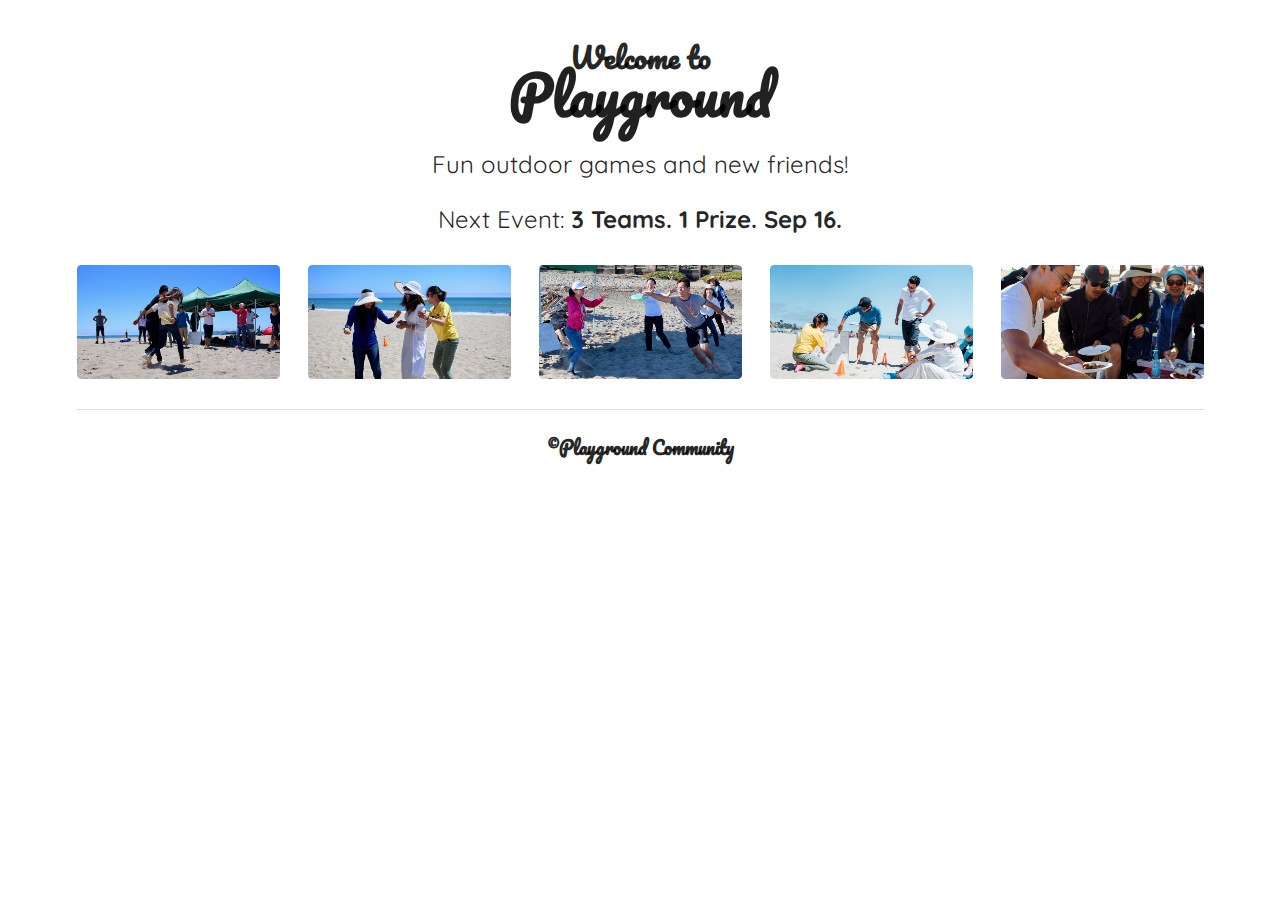
<file: index.html>
<!doctype html>
<html class="no-js" lang="">
    <head>
        <meta charset="utf-8">
        <meta http-equiv="x-ua-compatible" content="ie=edge">
        <title></title>
        <meta name="description" content="">
        <meta name="viewport" content="width=device-width, initial-scale=1">

        <link rel="apple-touch-icon" href="apple-touch-icon.png">
        <!-- Place favicon.ico in the root directory -->

        <link href="https://fonts.googleapis.com/css?family=Pacifico|Quicksand:300,400,500,700" rel="stylesheet">
        <link rel="stylesheet" href="css/normalize.css">
        <link rel="stylesheet" href="semantic.min.css">
        <link rel="stylesheet" href="css/main.css">
        <script src="js/vendor/modernizr-2.8.3.min.js"></script>
    </head>
    <body>
        <!--[if lt IE 8]>
            <p class="browserupgrade">You are using an <strong>outdated</strong> browser. Please <a href="http://browsehappy.com/">upgrade your browser</a> to improve your experience.</p>
        <![endif]-->

        <!-- Add your site or application content here -->
        <div class="ui container">
          <div class="ui hidden divider"></div>
          <h1 class="ui center aligned header">
            Welcome to<br/><span style="font-size:54px">Playground</span>
          </h1>
          <h2 class="ui center aligned header">Fun outdoor games and new friends!</h2>
          <h2 class="ui center aligned header">Next Event: <strong>3 Teams. 1 Prize. Sep 16.</strong></h2>
          <div class="ui hidden divider"></div>
          <div class="ui stackable middle aligned five column grid">
              <div class="column"><img class="ui fluid rounded image" src="img/1.jpg"></div>
              <div class="column"><img class="ui fluid rounded image" src="img/2.jpg"></div>
              <div class="column"><img class="ui fluid rounded image" src="img/3.jpg"></div>
              <div class="column"><img class="ui fluid rounded image" src="img/4.jpg"></div>
              <div class="column"><img class="ui fluid rounded image" src="img/5.jpg"></div>
          </div>
          <div class="ui hidden divider"></div>
          <div class="ui divider"></div>
          <h3 class="ui center aligned header">
            &copy;Playground Community
          </h3>
        </div>

        <script src="https://code.jquery.com/jquery-1.12.0.min.js"></script>
        <script>window.jQuery || document.write('<script src="js/vendor/jquery-1.12.0.min.js"><\/script>')</script>
        <script src="js/plugins.js"></script>
        <script src="js/main.js"></script>
        <script src="semantic.min.js"></script>

    </body>
</html>
</file>
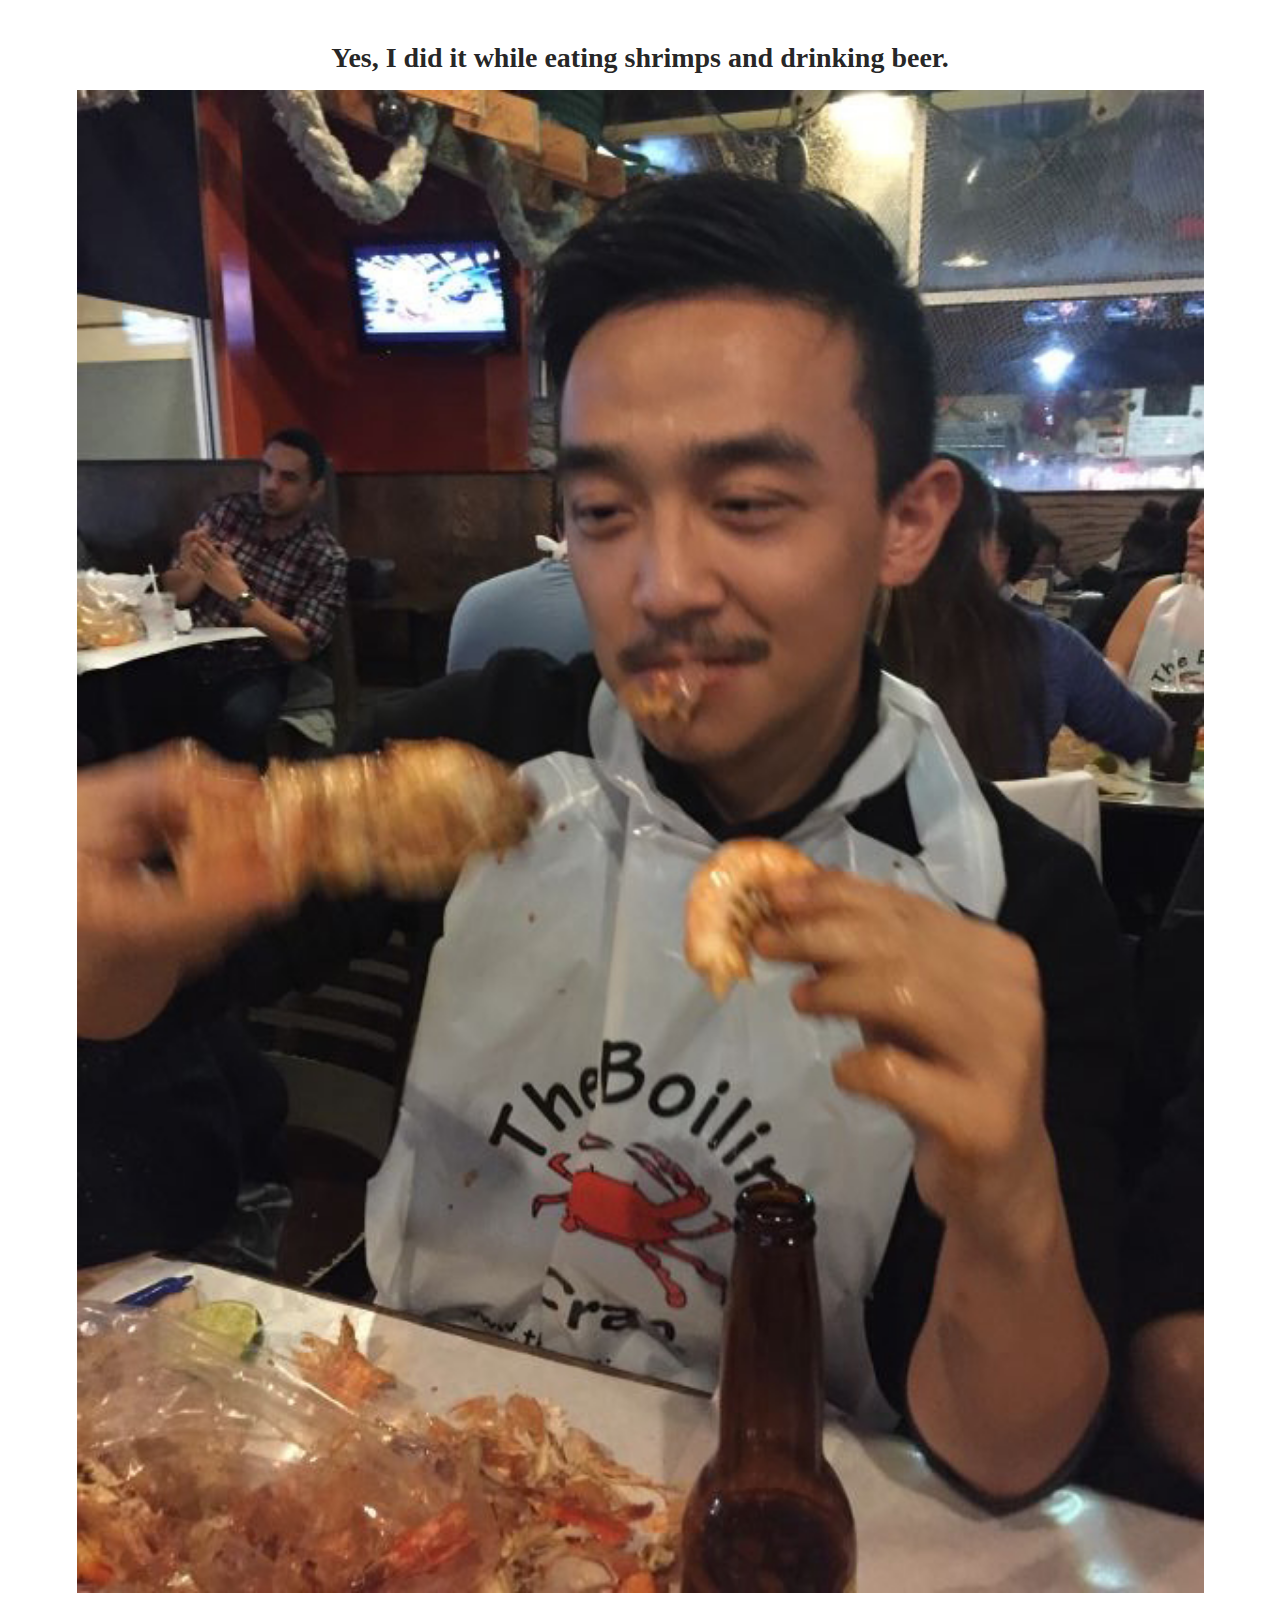
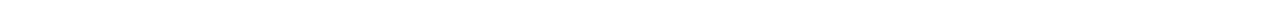
<file: fingers.html>
<!doctype html>
<html class="no-js" lang="">
    <head>
        <meta charset="utf-8">
        <meta http-equiv="x-ua-compatible" content="ie=edge">
        <title></title>
        <meta name="description" content="">
        <meta name="viewport" content="width=device-width, initial-scale=1">

        <link rel="apple-touch-icon" href="apple-touch-icon.png">
        <!-- Place favicon.ico in the root directory -->

        <link href="https://fonts.googleapis.com/css?family=Reenie+Beanie" rel="stylesheet">
        <link rel="stylesheet" href="css/normalize.css">
        <link rel="stylesheet" href="semantic.min.css">
        <link rel="stylesheet" href="css/main.css">
        <script src="js/vendor/modernizr-2.8.3.min.js"></script>
    </head>
    <body>
        <!--[if lt IE 8]>
            <p class="browserupgrade">You are using an <strong>outdated</strong> browser. Please <a href="http://browsehappy.com/">upgrade your browser</a> to improve your experience.</p>
        <![endif]-->

        <!-- Add your site or application content here -->
        <div class="ui container">
          <div class="ui hidden divider"></div>
          <h1 class="ui center aligned header">
            Yes, I did it while eating shrimps and drinking beer.
          </h1>
          <img class="ui fluid image" src="img/fingers.jpg">
          <div class="ui hidden divider"></div>
        </div>

        <script src="https://code.jquery.com/jquery-1.12.0.min.js"></script>
        <script>window.jQuery || document.write('<script src="js/vendor/jquery-1.12.0.min.js"><\/script>')</script>
        <script src="js/plugins.js"></script>
        <script src="js/main.js"></script>
        <script src="semantic.min.js"></script>

        <!-- Google Analytics: change UA-XXXXX-X to be your site's ID. -->
        <script>
            (function(b,o,i,l,e,r){b.GoogleAnalyticsObject=l;b[l]||(b[l]=
            function(){(b[l].q=b[l].q||[]).push(arguments)});b[l].l=+new Date;
            e=o.createElement(i);r=o.getElementsByTagName(i)[0];
            e.src='https://www.google-analytics.com/analytics.js';
            r.parentNode.insertBefore(e,r)}(window,document,'script','ga'));
            ga('create','UA-XXXXX-X','auto');ga('send','pageview');
        </script>
    </body>
</html>
</file>
<file: css/main.css>
/* ==========================================================================
   Author's custom styles
   ========================================================================== */

.ui.header {
  font-family: 'Pacifico', cursive;
}
h2.ui.header, h5.ui.header {
  font-family: 'Quicksand', cursive;
  font-weight: normal;
}
</file>
